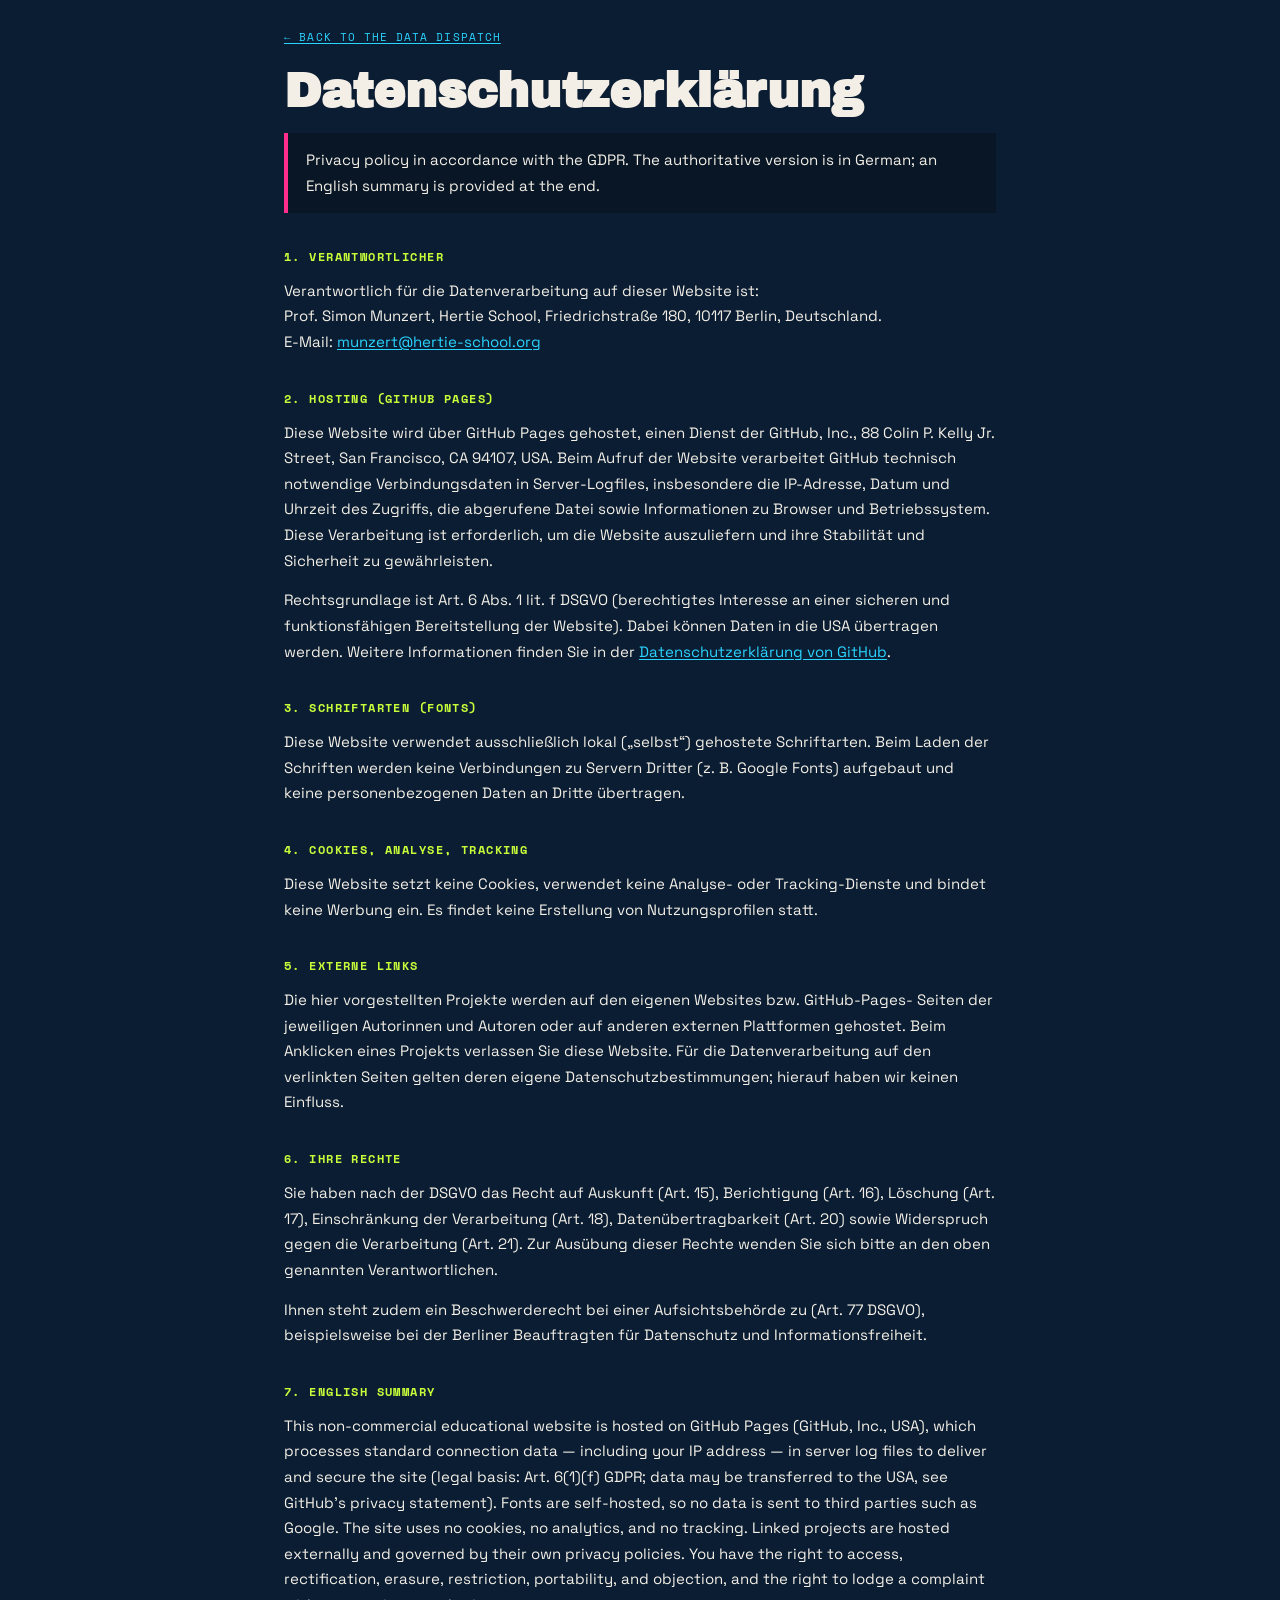
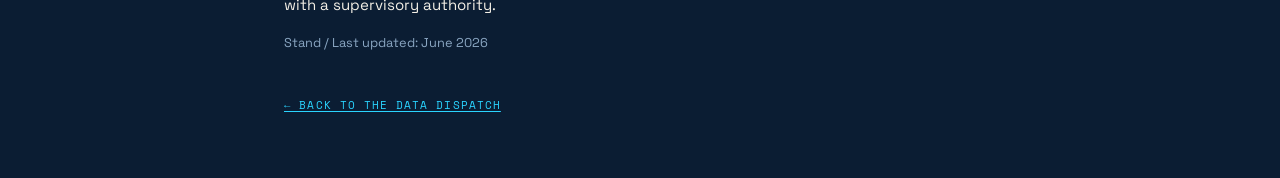
<file: datenschutz.html>
<!DOCTYPE html>
<html lang="de">
<head>
  <meta charset="UTF-8">
  <meta name="viewport" content="width=device-width, initial-scale=1.0">
  <title>Datenschutzerklärung / Privacy — The Data Dispatch</title>
  <meta name="robots" content="noindex">
  <link rel="icon" href="favicon.svg" type="image/svg+xml">
  <link rel="stylesheet" href="fonts.css">
  <link rel="stylesheet" href="style.css">
</head>
<body>
  <main class="legal-page">
    <div class="container">
      <a class="legal-back" href="index.html">← Back to The Data Dispatch</a>
      <h1 class="legal-title">Datenschutzerklärung</h1>
      <p class="legal-note">
        Privacy policy in accordance with the GDPR. The authoritative version is in German;
        an English summary is provided at the end.
      </p>

      <h2>1. Verantwortlicher</h2>
      <p>
        Verantwortlich für die Datenverarbeitung auf dieser Website ist:<br>
        Prof. Simon Munzert, Hertie School, Friedrichstraße 180, 10117 Berlin, Deutschland.<br>
        E-Mail: <a href="mailto:munzert@hertie-school.org">munzert@hertie-school.org</a>
      </p>

      <h2>2. Hosting (GitHub Pages)</h2>
      <p>
        Diese Website wird über GitHub Pages gehostet, einen Dienst der GitHub, Inc.,
        88 Colin P. Kelly Jr. Street, San Francisco, CA 94107, USA. Beim Aufruf der Website
        verarbeitet GitHub technisch notwendige Verbindungsdaten in Server-Logfiles,
        insbesondere die IP-Adresse, Datum und Uhrzeit des Zugriffs, die abgerufene Datei
        sowie Informationen zu Browser und Betriebssystem. Diese Verarbeitung ist
        erforderlich, um die Website auszuliefern und ihre Stabilität und Sicherheit zu
        gewährleisten.
      </p>
      <p>
        Rechtsgrundlage ist Art. 6 Abs. 1 lit. f DSGVO (berechtigtes Interesse an einer
        sicheren und funktionsfähigen Bereitstellung der Website). Dabei können Daten in die
        USA übertragen werden. Weitere Informationen finden Sie in der
        <a href="https://docs.github.com/site-policy/privacy-policies/github-general-privacy-statement" target="_blank" rel="noopener noreferrer">Datenschutzerklärung von GitHub</a>.
      </p>

      <h2>3. Schriftarten (Fonts)</h2>
      <p>
        Diese Website verwendet ausschließlich lokal („selbst“) gehostete Schriftarten. Beim
        Laden der Schriften werden keine Verbindungen zu Servern Dritter (z. B. Google Fonts)
        aufgebaut und keine personenbezogenen Daten an Dritte übertragen.
      </p>

      <h2>4. Cookies, Analyse, Tracking</h2>
      <p>
        Diese Website setzt keine Cookies, verwendet keine Analyse- oder Tracking-Dienste und
        bindet keine Werbung ein. Es findet keine Erstellung von Nutzungsprofilen statt.
      </p>

      <h2>5. Externe Links</h2>
      <p>
        Die hier vorgestellten Projekte werden auf den eigenen Websites bzw. GitHub-Pages-
        Seiten der jeweiligen Autorinnen und Autoren oder auf anderen externen Plattformen
        gehostet. Beim Anklicken eines Projekts verlassen Sie diese Website. Für die
        Datenverarbeitung auf den verlinkten Seiten gelten deren eigene
        Datenschutzbestimmungen; hierauf haben wir keinen Einfluss.
      </p>

      <h2>6. Ihre Rechte</h2>
      <p>
        Sie haben nach der DSGVO das Recht auf Auskunft (Art. 15), Berichtigung (Art. 16),
        Löschung (Art. 17), Einschränkung der Verarbeitung (Art. 18), Datenübertragbarkeit
        (Art. 20) sowie Widerspruch gegen die Verarbeitung (Art. 21). Zur Ausübung dieser
        Rechte wenden Sie sich bitte an den oben genannten Verantwortlichen.
      </p>
      <p>
        Ihnen steht zudem ein Beschwerderecht bei einer Aufsichtsbehörde zu (Art. 77 DSGVO),
        beispielsweise bei der Berliner Beauftragten für Datenschutz und Informationsfreiheit.
      </p>

      <h2>7. English summary</h2>
      <p>
        This non-commercial educational website is hosted on GitHub Pages (GitHub, Inc., USA),
        which processes standard connection data — including your IP address — in server log
        files to deliver and secure the site (legal basis: Art. 6(1)(f) GDPR; data may be
        transferred to the USA, see GitHub's privacy statement). Fonts are self-hosted, so no
        data is sent to third parties such as Google. The site uses no cookies, no analytics,
        and no tracking. Linked projects are hosted externally and governed by their own
        privacy policies. You have the right to access, rectification, erasure, restriction,
        portability, and objection, and the right to lodge a complaint with a supervisory
        authority.
      </p>

      <p style="font-size:0.8rem;color:var(--muted)">Stand / Last updated: June 2026</p>

      <a class="legal-back" href="index.html">← Back to The Data Dispatch</a>
    </div>
  </main>
</body>
</html>
</file>
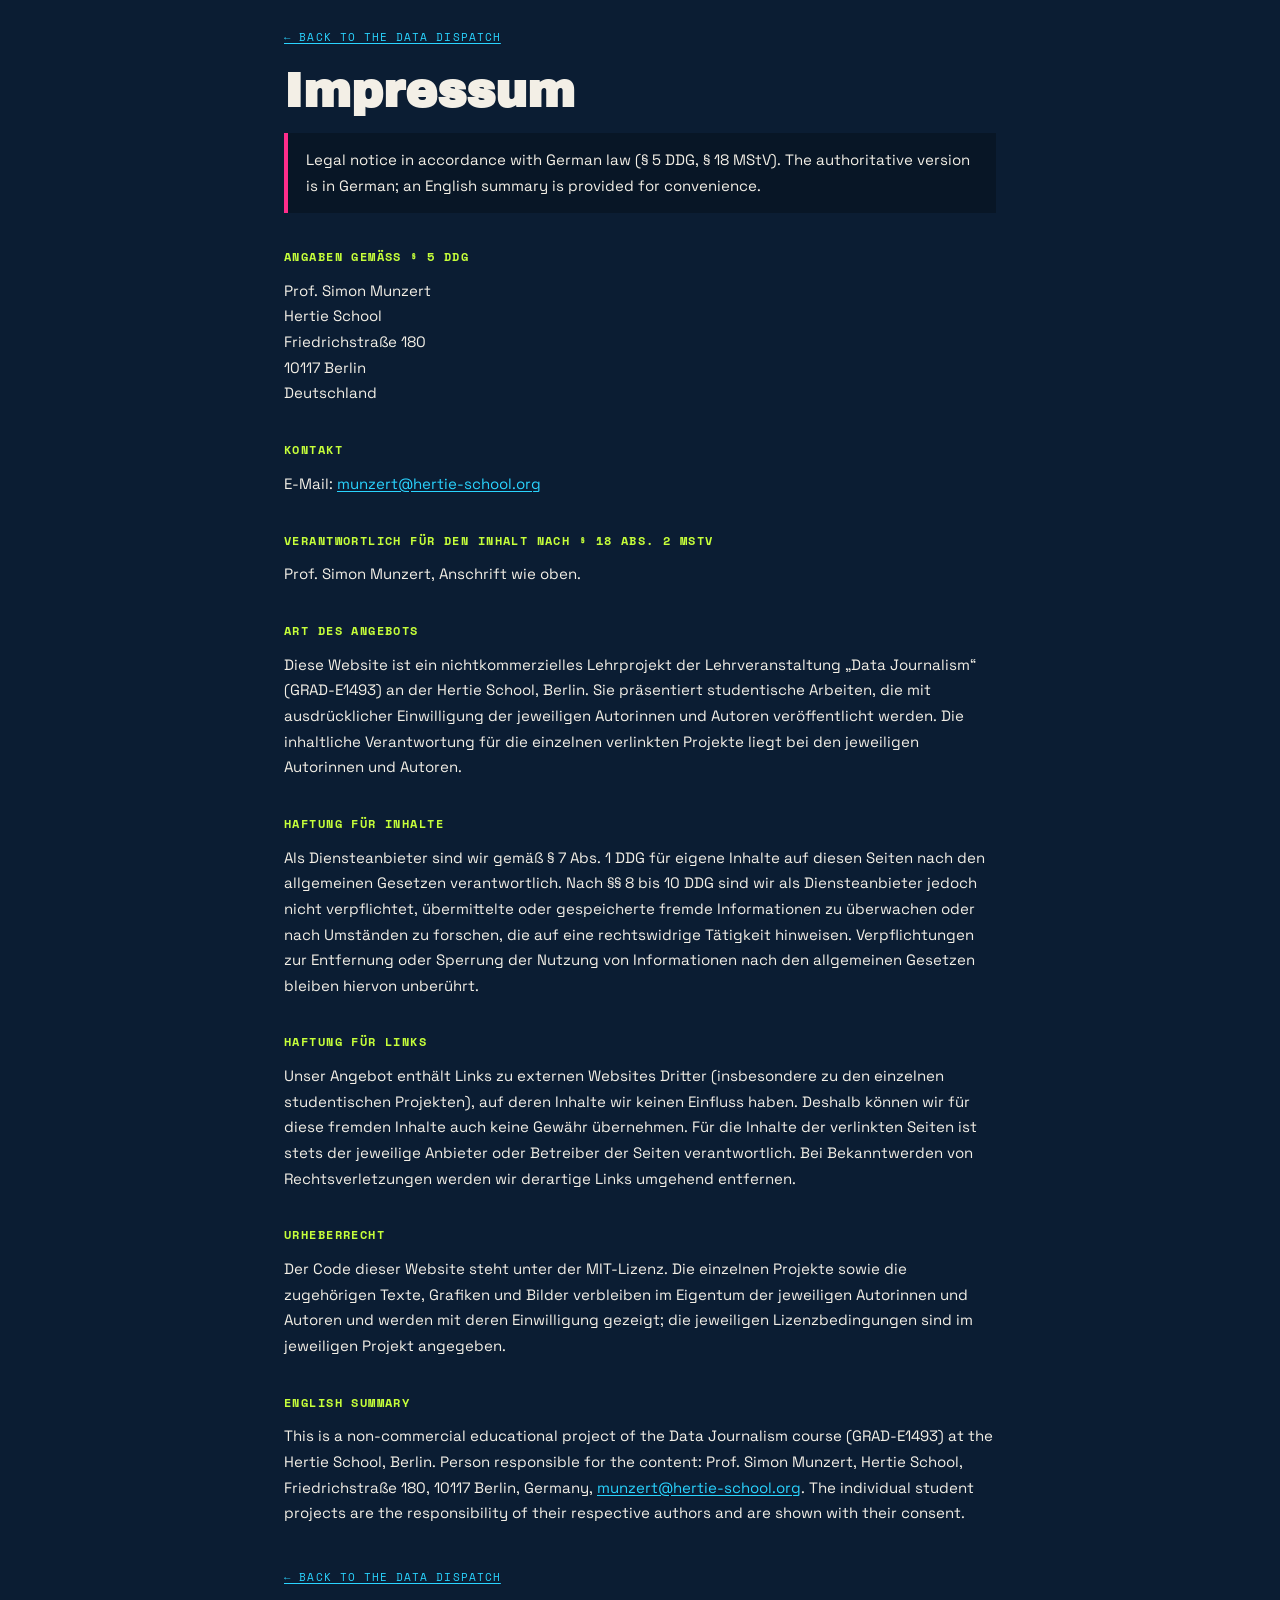
<file: impressum.html>
<!DOCTYPE html>
<html lang="de">
<head>
  <meta charset="UTF-8">
  <meta name="viewport" content="width=device-width, initial-scale=1.0">
  <title>Impressum — The Data Dispatch</title>
  <meta name="robots" content="noindex">
  <link rel="icon" href="favicon.svg" type="image/svg+xml">
  <link rel="stylesheet" href="fonts.css">
  <link rel="stylesheet" href="style.css">
</head>
<body>
  <main class="legal-page">
    <div class="container">
      <a class="legal-back" href="index.html">← Back to The Data Dispatch</a>
      <h1 class="legal-title">Impressum</h1>
      <p class="legal-note">
        Legal notice in accordance with German law (§ 5 DDG, § 18 MStV). The authoritative
        version is in German; an English summary is provided for convenience.
      </p>

      <h2>Angaben gemäß § 5 DDG</h2>
      <p>
        Prof. Simon Munzert<br>
        Hertie School<br>
        Friedrichstraße 180<br>
        10117 Berlin<br>
        Deutschland
      </p>

      <h2>Kontakt</h2>
      <p>
        E-Mail: <a href="mailto:munzert@hertie-school.org">munzert@hertie-school.org</a>
      </p>

      <h2>Verantwortlich für den Inhalt nach § 18 Abs. 2 MStV</h2>
      <p>
        Prof. Simon Munzert, Anschrift wie oben.
      </p>

      <h2>Art des Angebots</h2>
      <p>
        Diese Website ist ein nichtkommerzielles Lehrprojekt der Lehrveranstaltung
        „Data Journalism“ (GRAD-E1493) an der Hertie School, Berlin. Sie präsentiert
        studentische Arbeiten, die mit ausdrücklicher Einwilligung der jeweiligen
        Autorinnen und Autoren veröffentlicht werden. Die inhaltliche Verantwortung für
        die einzelnen verlinkten Projekte liegt bei den jeweiligen Autorinnen und Autoren.
      </p>

      <h2>Haftung für Inhalte</h2>
      <p>
        Als Diensteanbieter sind wir gemäß § 7 Abs. 1 DDG für eigene Inhalte auf diesen
        Seiten nach den allgemeinen Gesetzen verantwortlich. Nach §§ 8 bis 10 DDG sind wir
        als Diensteanbieter jedoch nicht verpflichtet, übermittelte oder gespeicherte fremde
        Informationen zu überwachen oder nach Umständen zu forschen, die auf eine rechtswidrige
        Tätigkeit hinweisen. Verpflichtungen zur Entfernung oder Sperrung der Nutzung von
        Informationen nach den allgemeinen Gesetzen bleiben hiervon unberührt.
      </p>

      <h2>Haftung für Links</h2>
      <p>
        Unser Angebot enthält Links zu externen Websites Dritter (insbesondere zu den
        einzelnen studentischen Projekten), auf deren Inhalte wir keinen Einfluss haben.
        Deshalb können wir für diese fremden Inhalte auch keine Gewähr übernehmen. Für die
        Inhalte der verlinkten Seiten ist stets der jeweilige Anbieter oder Betreiber der
        Seiten verantwortlich. Bei Bekanntwerden von Rechtsverletzungen werden wir
        derartige Links umgehend entfernen.
      </p>

      <h2>Urheberrecht</h2>
      <p>
        Der Code dieser Website steht unter der MIT-Lizenz. Die einzelnen Projekte sowie die
        zugehörigen Texte, Grafiken und Bilder verbleiben im Eigentum der jeweiligen
        Autorinnen und Autoren und werden mit deren Einwilligung gezeigt; die jeweiligen
        Lizenzbedingungen sind im jeweiligen Projekt angegeben.
      </p>

      <h2>English summary</h2>
      <p>
        This is a non-commercial educational project of the Data Journalism course
        (GRAD-E1493) at the Hertie School, Berlin. Person responsible for the content:
        Prof. Simon Munzert, Hertie School, Friedrichstraße 180, 10117 Berlin, Germany,
        <a href="mailto:munzert@hertie-school.org">munzert@hertie-school.org</a>. The
        individual student projects are the responsibility of their respective authors and
        are shown with their consent.
      </p>

      <a class="legal-back" href="index.html">← Back to The Data Dispatch</a>
    </div>
  </main>
</body>
</html>
</file>
<file: fonts.css>
/* Self-hosted fonts (GDPR: no requests to Google servers) */

/* Archivo Black 400 normal (latin-ext) */
@font-face {
  font-family: 'Archivo Black';
  font-style: normal;
  font-weight: 400;
  font-display: swap;
  src: url(fonts/archivoblack-400-normal-latin-ext.woff2) format('woff2');
  unicode-range: U+0100-02BA, U+02BD-02C5, U+02C7-02CC, U+02CE-02D7, U+02DD-02FF, U+0304, U+0308, U+0329, U+1D00-1DBF, U+1E00-1E9F, U+1EF2-1EFF, U+2020, U+20A0-20AB, U+20AD-20C0, U+2113, U+2C60-2C7F, U+A720-A7FF;
}

/* Archivo Black 400 normal (latin) */
@font-face {
  font-family: 'Archivo Black';
  font-style: normal;
  font-weight: 400;
  font-display: swap;
  src: url(fonts/archivoblack-400-normal-latin.woff2) format('woff2');
  unicode-range: U+0000-00FF, U+0131, U+0152-0153, U+02BB-02BC, U+02C6, U+02DA, U+02DC, U+0304, U+0308, U+0329, U+2000-206F, U+20AC, U+2122, U+2191, U+2193, U+2212, U+2215, U+FEFF, U+FFFD;
}

/* Bungee 400 normal (latin-ext) */
@font-face {
  font-family: 'Bungee';
  font-style: normal;
  font-weight: 400;
  font-display: swap;
  src: url(fonts/bungee-400-normal-latin-ext.woff2) format('woff2');
  unicode-range: U+0100-02BA, U+02BD-02C5, U+02C7-02CC, U+02CE-02D7, U+02DD-02FF, U+0304, U+0308, U+0329, U+1D00-1DBF, U+1E00-1E9F, U+1EF2-1EFF, U+2020, U+20A0-20AB, U+20AD-20C0, U+2113, U+2C60-2C7F, U+A720-A7FF;
}

/* Bungee 400 normal (latin) */
@font-face {
  font-family: 'Bungee';
  font-style: normal;
  font-weight: 400;
  font-display: swap;
  src: url(fonts/bungee-400-normal-latin.woff2) format('woff2');
  unicode-range: U+0000-00FF, U+0131, U+0152-0153, U+02BB-02BC, U+02C6, U+02DA, U+02DC, U+0304, U+0308, U+0329, U+2000-206F, U+20AC, U+2122, U+2191, U+2193, U+2212, U+2215, U+FEFF, U+FFFD;
}

/* Space Grotesk 400 normal (latin-ext) */
@font-face {
  font-family: 'Space Grotesk';
  font-style: normal;
  font-weight: 400;
  font-display: swap;
  src: url(fonts/spacegrotesk-400-normal-latin-ext.woff2) format('woff2');
  unicode-range: U+0100-02BA, U+02BD-02C5, U+02C7-02CC, U+02CE-02D7, U+02DD-02FF, U+0304, U+0308, U+0329, U+1D00-1DBF, U+1E00-1E9F, U+1EF2-1EFF, U+2020, U+20A0-20AB, U+20AD-20C0, U+2113, U+2C60-2C7F, U+A720-A7FF;
}

/* Space Grotesk 400 normal (latin) */
@font-face {
  font-family: 'Space Grotesk';
  font-style: normal;
  font-weight: 400;
  font-display: swap;
  src: url(fonts/spacegrotesk-400-normal-latin.woff2) format('woff2');
  unicode-range: U+0000-00FF, U+0131, U+0152-0153, U+02BB-02BC, U+02C6, U+02DA, U+02DC, U+0304, U+0308, U+0329, U+2000-206F, U+20AC, U+2122, U+2191, U+2193, U+2212, U+2215, U+FEFF, U+FFFD;
}

/* Space Grotesk 500 normal (latin-ext) */
@font-face {
  font-family: 'Space Grotesk';
  font-style: normal;
  font-weight: 500;
  font-display: swap;
  src: url(fonts/spacegrotesk-500-normal-latin-ext.woff2) format('woff2');
  unicode-range: U+0100-02BA, U+02BD-02C5, U+02C7-02CC, U+02CE-02D7, U+02DD-02FF, U+0304, U+0308, U+0329, U+1D00-1DBF, U+1E00-1E9F, U+1EF2-1EFF, U+2020, U+20A0-20AB, U+20AD-20C0, U+2113, U+2C60-2C7F, U+A720-A7FF;
}

/* Space Grotesk 500 normal (latin) */
@font-face {
  font-family: 'Space Grotesk';
  font-style: normal;
  font-weight: 500;
  font-display: swap;
  src: url(fonts/spacegrotesk-500-normal-latin.woff2) format('woff2');
  unicode-range: U+0000-00FF, U+0131, U+0152-0153, U+02BB-02BC, U+02C6, U+02DA, U+02DC, U+0304, U+0308, U+0329, U+2000-206F, U+20AC, U+2122, U+2191, U+2193, U+2212, U+2215, U+FEFF, U+FFFD;
}

/* Space Grotesk 700 normal (latin-ext) */
@font-face {
  font-family: 'Space Grotesk';
  font-style: normal;
  font-weight: 700;
  font-display: swap;
  src: url(fonts/spacegrotesk-700-normal-latin-ext.woff2) format('woff2');
  unicode-range: U+0100-02BA, U+02BD-02C5, U+02C7-02CC, U+02CE-02D7, U+02DD-02FF, U+0304, U+0308, U+0329, U+1D00-1DBF, U+1E00-1E9F, U+1EF2-1EFF, U+2020, U+20A0-20AB, U+20AD-20C0, U+2113, U+2C60-2C7F, U+A720-A7FF;
}

/* Space Grotesk 700 normal (latin) */
@font-face {
  font-family: 'Space Grotesk';
  font-style: normal;
  font-weight: 700;
  font-display: swap;
  src: url(fonts/spacegrotesk-700-normal-latin.woff2) format('woff2');
  unicode-range: U+0000-00FF, U+0131, U+0152-0153, U+02BB-02BC, U+02C6, U+02DA, U+02DC, U+0304, U+0308, U+0329, U+2000-206F, U+20AC, U+2122, U+2191, U+2193, U+2212, U+2215, U+FEFF, U+FFFD;
}

/* Space Mono 400 normal (latin-ext) */
@font-face {
  font-family: 'Space Mono';
  font-style: normal;
  font-weight: 400;
  font-display: swap;
  src: url(fonts/spacemono-400-normal-latin-ext.woff2) format('woff2');
  unicode-range: U+0100-02BA, U+02BD-02C5, U+02C7-02CC, U+02CE-02D7, U+02DD-02FF, U+0304, U+0308, U+0329, U+1D00-1DBF, U+1E00-1E9F, U+1EF2-1EFF, U+2020, U+20A0-20AB, U+20AD-20C0, U+2113, U+2C60-2C7F, U+A720-A7FF;
}

/* Space Mono 400 normal (latin) */
@font-face {
  font-family: 'Space Mono';
  font-style: normal;
  font-weight: 400;
  font-display: swap;
  src: url(fonts/spacemono-400-normal-latin.woff2) format('woff2');
  unicode-range: U+0000-00FF, U+0131, U+0152-0153, U+02BB-02BC, U+02C6, U+02DA, U+02DC, U+0304, U+0308, U+0329, U+2000-206F, U+20AC, U+2122, U+2191, U+2193, U+2212, U+2215, U+FEFF, U+FFFD;
}

/* Space Mono 700 normal (latin-ext) */
@font-face {
  font-family: 'Space Mono';
  font-style: normal;
  font-weight: 700;
  font-display: swap;
  src: url(fonts/spacemono-700-normal-latin-ext.woff2) format('woff2');
  unicode-range: U+0100-02BA, U+02BD-02C5, U+02C7-02CC, U+02CE-02D7, U+02DD-02FF, U+0304, U+0308, U+0329, U+1D00-1DBF, U+1E00-1E9F, U+1EF2-1EFF, U+2020, U+20A0-20AB, U+20AD-20C0, U+2113, U+2C60-2C7F, U+A720-A7FF;
}

/* Space Mono 700 normal (latin) */
@font-face {
  font-family: 'Space Mono';
  font-style: normal;
  font-weight: 700;
  font-display: swap;
  src: url(fonts/spacemono-700-normal-latin.woff2) format('woff2');
  unicode-range: U+0000-00FF, U+0131, U+0152-0153, U+02BB-02BC, U+02C6, U+02DA, U+02DC, U+0304, U+0308, U+0329, U+2000-206F, U+20AC, U+2122, U+2191, U+2193, U+2212, U+2215, U+FEFF, U+FFFD;
}
</file>
<file: style.css>
/* ── The Data Dispatch — dark neo-brutalist theme ── */
:root {
  --word:    'Bungee', system-ui, sans-serif;
  --display: 'Archivo Black', system-ui, sans-serif;
  --sans:    'Space Grotesk', system-ui, sans-serif;
  --mono:    'Space Mono', 'Courier New', monospace;

  --navy:    #0b1d33;
  --navy-2:  #081626;
  --navy-3:  #112942;
  --ink:     #f3efe6;
  --muted:   #8aa6c2;
  --line:    #1d3b5c;

  --pink:    #ff2d8b;
  --lime:    #c6ff3a;
  --cyan:    #2ad4ff;
  --orange:  #ff7a1a;
  --violet:  #b06bff;
  --yellow:  #ffe23d;
  --mint:    #00e0a8;

  --accent:  var(--pink); /* per-category override */
}

*, *::before, *::after { box-sizing: border-box; margin: 0; padding: 0; }
html { font-size: 16px; scroll-behavior: smooth; overflow-x: clip; }
body {
  background: var(--navy);
  color: var(--ink);
  font-family: var(--sans);
  -webkit-font-smoothing: antialiased;
  overflow-x: clip;
}
a { color: inherit; text-decoration: none; }
img { display: block; max-width: 100%; }

.container { max-width: 1180px; margin: 0 auto; padding: 0 1.5rem; }

/* Graffiti top stripe */
.top-stripe {
  height: 5px;
  background: linear-gradient(90deg,
    var(--pink) 0 14.3%, var(--lime) 0 28.6%, var(--cyan) 0 42.9%,
    var(--orange) 0 57.1%, var(--violet) 0 71.4%, var(--yellow) 0 85.7%, var(--mint) 0 100%);
}

/* ── MASTHEAD ── */
.masthead { background: var(--navy); padding-bottom: 1.6rem; }
.masthead-eyebrow {
  display: flex;
  justify-content: space-between;
  align-items: center;
  padding: 0.7rem 0;
  font-family: var(--mono);
  font-size: 0.64rem;
  font-weight: 700;
  letter-spacing: 0.2em;
  text-transform: uppercase;
  color: var(--muted);
  border-bottom: 1px solid var(--line);
}
.masthead-name {
  position: relative;
  font-family: var(--word);
  font-size: clamp(2.6rem, 8.5vw, 6.4rem);
  line-height: 0.92;
  letter-spacing: -0.01em;
  text-transform: uppercase;
  margin-top: 1.4rem;
  text-align: center;
}
.masthead-name .mn-back {
  position: absolute;
  top: 4px;
  left: 0; width: 100%;
  text-align: center;
  transform: translateX(4px);
  color: var(--pink);
  z-index: 0;
}
.masthead-name .mn-front { position: relative; color: var(--ink); z-index: 1; }
.masthead-slogan {
  display: block;
  width: fit-content;
  margin: 1.4rem auto 0;
  background: var(--pink);
  color: #2a0014;
  font-weight: 700;
  font-size: clamp(0.9rem, 2vw, 1.15rem);
  padding: 0.35rem 0.85rem;
  border-radius: 6px;
  transform: rotate(-1.5deg);
}

/* ── STICKY NAV ── */
.top-nav { position: sticky; top: 0; z-index: 100; background: var(--navy-2); border-bottom: 2px solid var(--line); }
.top-nav-inner { max-width: 1180px; margin: 0 auto; padding: 0 1.5rem; display: flex; align-items: stretch; }
.nav-brand {
  font-family: var(--word);
  font-size: 0.72rem;
  letter-spacing: 0.02em;
  text-transform: uppercase;
  color: var(--ink);
  display: flex; align-items: center; flex-shrink: 0;
  padding-right: 1rem;
}
.nav-pipe { width: 2px; background: var(--line); flex-shrink: 0; margin: 0.5rem 0; }
.nav-sections { display: flex; overflow-x: auto; scrollbar-width: none; flex: 1; }
.nav-sections::-webkit-scrollbar { display: none; }
.nav-link {
  flex-shrink: 0;
  display: flex; align-items: center;
  padding: 0 0.85rem;
  height: 42px;
  font-family: var(--mono);
  font-size: 0.66rem;
  font-weight: 700;
  letter-spacing: 0.1em;
  text-transform: uppercase;
  color: var(--muted);
  white-space: nowrap;
  border-bottom: 3px solid transparent;
  transition: color 0.12s, background 0.12s, border-color 0.12s;
}
.nav-link:hover { color: var(--ink); background: var(--navy-3); }
.nav-link.active { color: var(--navy); background: var(--lime); border-bottom-color: var(--navy); }

/* ── Shared card image ── */
.card-image {
  width: 100%;
  overflow: hidden;
  background: var(--navy-3);
  position: relative;
  border: 2px solid var(--ink);
}
.card-image.img-black { background: #000; }
.card-image img {
  position: absolute; inset: 0;
  width: 100%; height: 100%;
  object-fit: cover; object-position: center 25%;
  transition: transform 0.4s ease;
}

/* ── FEATURED ── */
.featured-section { padding: 2.5rem 0 3rem; border-bottom: 3px solid var(--line); }
.picks-grid { display: grid; grid-template-columns: repeat(6, 1fr); column-gap: 1.75rem; row-gap: 2.75rem; }
.pick-card { display: flex; flex-direction: column; position: relative; }

/* whole-card click target */
.card-cover-link { color: inherit; }
.card-cover-link::after { content: ''; position: absolute; inset: 0; z-index: 2; }

.pick-hero { grid-column: span 6; flex-direction: row; align-items: stretch; gap: 2.5rem; padding-bottom: 2.5rem; border-bottom: 2px solid var(--line); }
.pick-hero .card-image { width: 50%; flex-shrink: 0; aspect-ratio: 4/3; box-shadow: 8px 8px 0 var(--pink); }
.pick-hero .card-body { justify-content: center; }
.pick-hero .card-headline { font-size: clamp(1.7rem, 3vw, 2.7rem); }
.pick-hero .card-blurb, .pick-hero .card-subtitle { display: block; }

.pick-md { grid-column: span 3; }
.pick-md .card-image { aspect-ratio: 3/2; box-shadow: 6px 6px 0 var(--cyan); }
.pick-md .card-headline { font-size: 1.4rem; }
.pick-md .card-blurb { display: block; }

.pick-sm { grid-column: span 2; }
.pick-sm .card-image { aspect-ratio: 1/1; box-shadow: 5px 5px 0 var(--violet); }
.pick-sm .card-headline { font-size: 1rem; }
.pick-sm .card-blurb { display: none; }

.pick-card:hover .card-image img, .story-lead:hover .card-image img { transform: scale(1.05); }

.card-body { display: flex; flex-direction: column; gap: 0.55rem; padding-top: 1rem; flex: 1; }
.card-section {
  align-self: flex-start;
  font-family: var(--mono);
  font-size: 0.58rem;
  font-weight: 700;
  letter-spacing: 0.12em;
  text-transform: uppercase;
  color: var(--navy);
  background: var(--accent);
  padding: 3px 8px;
  border-radius: 4px;
}
.card-headline { font-family: var(--display); line-height: 1.12; letter-spacing: -0.01em; color: var(--ink); }
.card-headline a:hover { color: var(--accent); }
.card-subtitle { font-family: var(--sans); font-weight: 500; font-size: 0.92rem; color: var(--accent); line-height: 1.45; }
.card-blurb { font-family: var(--sans); font-size: 0.92rem; line-height: 1.65; color: var(--muted); }
.card-byline {
  font-family: var(--mono); font-size: 0.62rem; font-weight: 700;
  letter-spacing: 0.05em; text-transform: uppercase; color: var(--muted);
  margin-top: auto; padding-top: 0.7rem;
  display: flex; align-items: center; gap: 0.4rem;
}
.byline-thumb {
  width: 44px; height: 44px; border-radius: 50%;
  object-fit: cover; object-position: center top;
  background: #000; flex-shrink: 0;
  border: 2px solid var(--accent);
}
.byline-thumb.is-black { background: #000; display: inline-block; }

/* ── SUPPORT STRIP ── */
.support-section { padding: 2.5rem 0; border-bottom: 3px solid var(--line); }
.support-note {
  background: var(--lime);
  color: var(--navy);
  border: 3px solid var(--ink);
  box-shadow: 7px 7px 0 var(--pink);
  border-radius: 8px;
  padding: 1.4rem 1.6rem;
}
.support-note h2 { font-family: var(--display); font-size: 1rem; letter-spacing: 0.02em; margin-bottom: 0.5rem; }
.support-note p { font-family: var(--sans); font-weight: 500; font-size: 1rem; line-height: 1.6; }
.support-note a { text-decoration: underline; text-underline-offset: 3px; font-weight: 700; }
.support-note a:hover { color: var(--pink); }

/* ── SEARCH ── */
.search-band { padding: 1.4rem 0; border-bottom: 3px solid var(--line); }
.search-wrap { position: relative; display: flex; align-items: center; max-width: 420px; }
.search-icon { position: absolute; left: 0.8rem; color: var(--muted); pointer-events: none; }
.search-input {
  width: 100%;
  padding: 0.6rem 2rem 0.6rem 2.3rem;
  border: 2px solid var(--line);
  border-radius: 6px;
  font-family: var(--mono); font-size: 0.82rem;
  color: var(--ink); background: var(--navy-2);
}
.search-input::placeholder { color: var(--muted); }
.search-input:focus { outline: none; border-color: var(--lime); }
.search-clear { position: absolute; right: 0.5rem; background: none; border: none; font-size: 1.1rem; color: var(--muted); cursor: pointer; padding: 0.1rem 0.3rem; }
.search-clear:hover { color: var(--ink); }

/* ── TOPICS ── */
.topics-section { padding: 3rem 0 4rem; }
.category-section { margin-bottom: 4rem; scroll-margin-top: 60px; }
.cat-heading { display: flex; align-items: center; gap: 0.9rem; margin-bottom: 1.6rem; }
.cat-label {
  font-family: var(--mono); font-size: 0.72rem; font-weight: 700;
  letter-spacing: 0.14em; text-transform: uppercase; color: var(--accent); white-space: nowrap;
}
.cat-rule { flex: 1; height: 3px; background: var(--accent); opacity: 0.5; }
.cat-count { font-family: var(--mono); font-size: 0.66rem; color: var(--navy); background: var(--accent); padding: 2px 8px; border-radius: 4px; flex-shrink: 0; font-weight: 700; }

.cat-grid { display: grid; grid-template-columns: 3fr 2fr; gap: 0 2.5rem; align-items: start; }

/* Solo feature (single coherent story) */
.cat-grid--solo { grid-template-columns: 1fr; }
.cat-grid--solo .story-lead { flex-direction: row; align-items: center; gap: 0 2.5rem; }
.cat-grid--solo .story-lead .card-image { width: 58%; flex-shrink: 0; aspect-ratio: 3/2; }
.cat-grid--solo .story-lead .card-headline { font-size: 2rem; }

.story-lead { display: flex; flex-direction: column; position: relative; }
.story-lead .card-image { aspect-ratio: 3/2; box-shadow: 6px 6px 0 var(--accent); }
.story-lead .card-headline { font-size: 1.45rem; }
.story-lead .card-subtitle { display: block; }

.story-rail { display: flex; flex-direction: column; gap: 0; }
.story-side {
  display: grid; grid-template-columns: 56px 1fr; gap: 0 0.9rem;
  align-items: center; position: relative;
  padding: 0.9rem 0; border-bottom: 2px solid var(--line);
}
.story-rail .story-side:first-child { padding-top: 0; }
.story-side:last-child { border-bottom: none; }
.side-thumb {
  width: 56px; height: 56px; border-radius: 6px;
  overflow: hidden; background: #000; flex-shrink: 0; position: relative;
  border: 2px solid var(--accent);
}
.side-thumb.img-black { background: #000; }
.side-thumb img { position: absolute; inset: 0; width: 100%; height: 100%; object-fit: cover; object-position: center; }
.side-body { min-width: 0; }
.side-body .card-headline { font-family: var(--sans); font-weight: 700; font-size: 0.98rem; line-height: 1.2; margin-bottom: 0.25rem; }
.side-body .card-byline { padding-top: 0; margin-top: 0.15rem; font-size: 0.56rem; }

/* ── AUTHORS ── */
.authors-section { padding: 3.5rem 0; border-top: 3px solid var(--line); }
.authors-heading { font-family: var(--display); font-size: clamp(1.6rem, 4vw, 2.4rem); margin-bottom: 0.4rem; }
.authors-sub { font-family: var(--mono); font-size: 0.7rem; letter-spacing: 0.12em; text-transform: uppercase; color: var(--muted); margin-bottom: 2rem; }
.authors-grid { display: grid; grid-template-columns: repeat(3, 1fr); gap: 1.25rem; }
.author-card {
  display: flex; gap: 0.9rem;
  background: var(--navy-2);
  border: 2px solid var(--line);
  border-radius: 8px;
  padding: 1rem 1.1rem;
  transition: transform 0.12s, box-shadow 0.12s, border-color 0.12s;
}
.author-card:hover { transform: translate(-2px,-2px); box-shadow: 5px 5px 0 var(--cyan); border-color: var(--ink); }
.author-thumb {
  width: 56px; height: 56px; border-radius: 50%;
  overflow: hidden; background: #000; flex-shrink: 0; position: relative;
  border: 2px solid var(--lime);
}
.author-thumb img { position: absolute; inset: 0; width: 100%; height: 100%; object-fit: cover; object-position: center top; }
.author-info { min-width: 0; }
.author-name { font-family: var(--sans); font-weight: 700; font-size: 1rem; line-height: 1.15; margin-bottom: 0.5rem; }
.author-pieces { display: flex; flex-direction: column; gap: 0.2rem; }
.author-pieces a { font-family: var(--sans); font-size: 0.82rem; line-height: 1.3; color: var(--muted); text-decoration: underline; text-underline-offset: 2px; text-decoration-color: var(--line); }
.author-pieces a:hover { color: var(--ink); text-decoration-color: var(--lime); }

/* ── ABOUT ── */
.about-section { border-top: 3px solid var(--line); padding: 3.5rem 0; }
.about-heading { font-family: var(--mono); font-size: 0.72rem; font-weight: 700; letter-spacing: 0.15em; text-transform: uppercase; color: var(--lime); margin-bottom: 1.25rem; }
.about-text { font-family: var(--sans); font-size: 1.02rem; line-height: 1.8; color: var(--ink); max-width: 660px; margin-bottom: 1rem; }
.about-text a { color: var(--cyan); text-decoration: underline; text-underline-offset: 3px; }
.about-text a:hover { color: var(--lime); }

/* ── FOOTER ── */
.site-footer { background: var(--navy-2); border-top: 3px solid var(--line); padding: 2.5rem 0 3rem; color: var(--muted); }
.footer-top { display: flex; justify-content: space-between; align-items: baseline; flex-wrap: wrap; gap: 0.5rem; margin-bottom: 1rem; }
.footer-brand { font-family: var(--word); font-size: 1.3rem; color: var(--ink); text-transform: uppercase; }
.footer-copy { font-family: var(--mono); font-size: 0.62rem; letter-spacing: 0.1em; text-transform: uppercase; }
.rule { border: none; border-top: 2px solid var(--line); margin: 1rem 0; }
.rule--footer { border-top-color: var(--line); }
.course-details { margin-top: 1rem; }
.course-details summary {
  font-family: var(--mono); font-size: 0.68rem; font-weight: 700; letter-spacing: 0.1em;
  text-transform: uppercase; color: var(--muted); cursor: pointer; list-style: none;
  display: inline-flex; align-items: center; gap: 0.3rem;
}
.course-details summary::-webkit-details-marker { display: none; }
.course-details summary::after { content: '↓'; }
.course-details[open] summary::after { content: '↑'; }
.course-details summary:hover { color: var(--ink); }
.course-details-body { margin-top: 0.9rem; font-family: var(--sans); font-size: 0.88rem; line-height: 1.75; color: var(--muted); max-width: 600px; }
.course-details-body a { color: var(--cyan); text-decoration: underline; text-underline-offset: 3px; }
.course-details-body a:hover { color: var(--lime); }

.footer-legal { margin-top: 1.5rem; display: flex; flex-wrap: wrap; gap: 0.5rem; align-items: center; font-family: var(--mono); font-size: 0.64rem; letter-spacing: 0.08em; text-transform: uppercase; }
.footer-legal a { color: var(--muted); }
.footer-legal a:hover { color: var(--lime); }
.footer-fineprint { margin-top: 0.9rem; max-width: 660px; font-family: var(--sans); font-size: 0.74rem; line-height: 1.6; color: var(--muted); opacity: 0.8; }

/* ── LEGAL PAGES ── */
.legal-page { background: var(--navy); min-height: 100vh; padding: 0 0 4rem; }
.legal-page .container { max-width: 760px; }
.legal-back { display: inline-block; margin: 1.8rem 0 0; font-family: var(--mono); font-size: 0.66rem; letter-spacing: 0.1em; text-transform: uppercase; color: var(--lime); }
.legal-back:hover { text-decoration: underline; text-underline-offset: 3px; }
.legal-title { font-family: var(--display); font-size: clamp(2rem, 5vw, 3rem); margin: 1.2rem 0 0.4rem; }
.legal-page h2 { font-family: var(--mono); font-size: 0.74rem; font-weight: 700; letter-spacing: 0.12em; text-transform: uppercase; color: var(--lime); margin: 2.2rem 0 0.8rem; }
.legal-page h3 { font-family: var(--sans); font-weight: 700; font-size: 1rem; margin: 1.4rem 0 0.4rem; }
.legal-page p, .legal-page li { font-family: var(--sans); font-size: 0.94rem; line-height: 1.7; color: var(--ink); }
.legal-page p { margin-bottom: 0.9rem; }
.legal-page ul { margin: 0 0 0.9rem 1.2rem; }
.legal-page li { margin-bottom: 0.35rem; }
.legal-page a { color: var(--cyan); text-decoration: underline; text-underline-offset: 2px; }
.legal-page a:hover { color: var(--lime); }
.legal-note { background: var(--navy-2); border-left: 4px solid var(--pink); padding: 0.9rem 1.1rem; font-size: 0.84rem; color: var(--muted); margin: 1rem 0 1.5rem; }

/* ── UTILITY ── */
.no-results { padding: 4rem 0; text-align: center; font-family: var(--mono); font-size: 0.85rem; color: var(--muted); }
.loading, .error { grid-column: 1 / -1; padding: 4rem 2rem; text-align: center; color: var(--muted); font-family: var(--mono); font-size: 0.82rem; }

/* ── RESPONSIVE ── */
@media (max-width: 1024px) {
  .picks-grid { grid-template-columns: repeat(4, 1fr); column-gap: 1.4rem; }
  .pick-hero { grid-column: span 4; }
  .pick-md { grid-column: span 2; }
  .pick-sm { grid-column: span 2; }
  .pick-sm .card-image { aspect-ratio: 3/2; }
  .authors-grid { grid-template-columns: repeat(2, 1fr); }
}

@media (max-width: 720px) {
  .nav-brand, .nav-pipe { display: none; }
  .top-nav-inner { padding: 0; justify-content: center; }
  .nav-sections { overflow-x: unset; flex-wrap: wrap; justify-content: center; width: 100%; padding: 0.25rem; }
  .nav-link { height: auto; padding: 0.4rem 0.6rem; font-size: 0.6rem; border-bottom: 3px solid transparent; }

  .picks-grid { grid-template-columns: repeat(2, 1fr); row-gap: 2.25rem; }
  .pick-hero { grid-column: span 2; flex-direction: column; gap: 1rem; }
  .pick-hero .card-image { width: 100%; aspect-ratio: 16/9; }
  .pick-md { grid-column: span 1; }
  .pick-sm { grid-column: span 1; }
  .pick-sm .card-headline { font-size: 0.92rem; }

  .cat-grid { grid-template-columns: 1fr; gap: 1.75rem 0; }
  .cat-grid--solo .story-lead { flex-direction: column; gap: 1rem; }
  .cat-grid--solo .story-lead .card-image { width: 100%; }
  .cat-grid--solo .story-lead .card-headline { font-size: 1.45rem; }

  .authors-grid { grid-template-columns: 1fr; }
}

@media (max-width: 460px) {
  .picks-grid { grid-template-columns: 1fr; }
  .pick-hero, .pick-md, .pick-sm { grid-column: span 1; }
  .container { padding: 0 1rem; }
  .top-nav-inner { padding: 0; }
}
</file>
